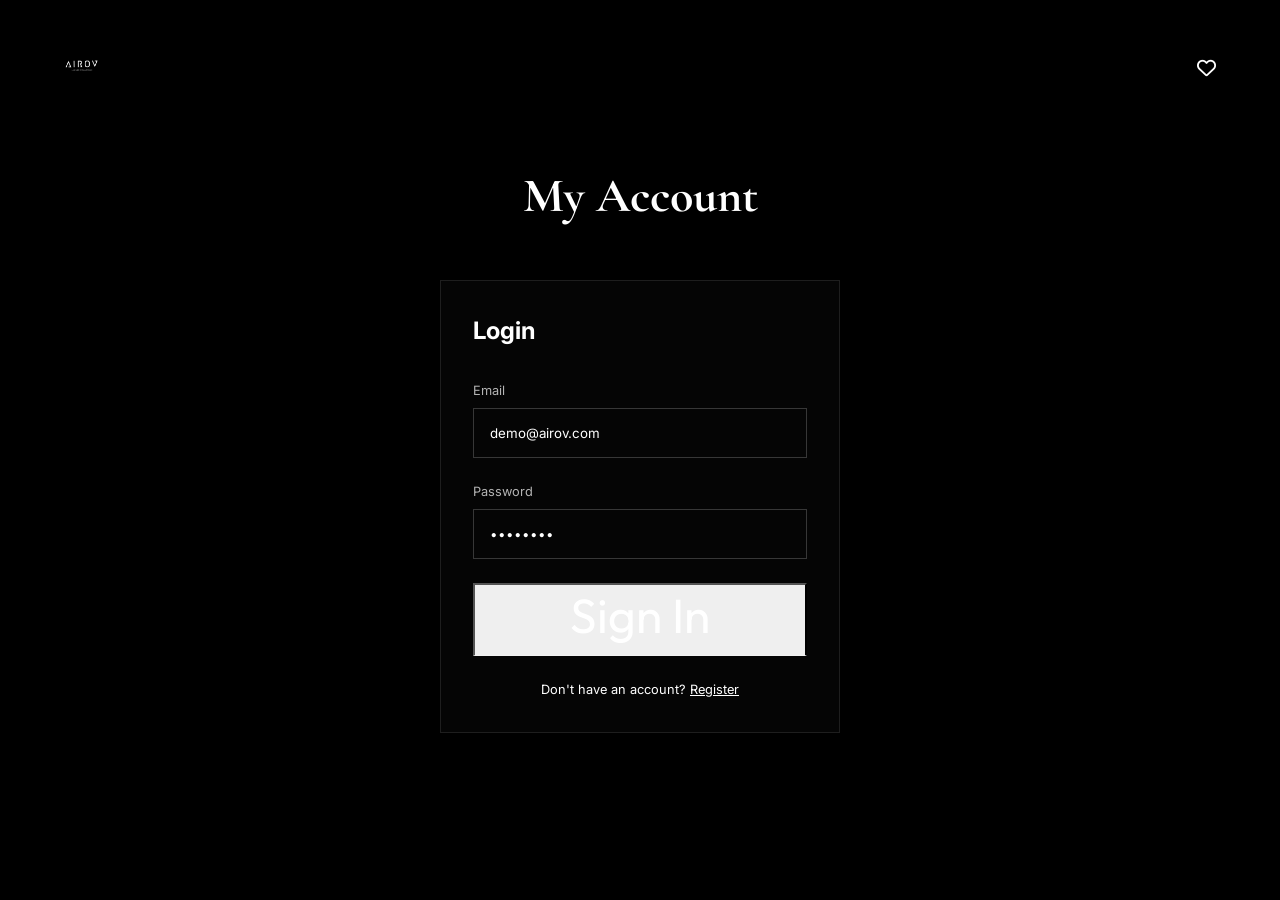
<file: account.html>
<!DOCTYPE html>
<html lang="en">
<head>
    <meta charset="UTF-8">
    <meta name="viewport" content="width=device-width, initial-scale=1.0, maximum-scale=1.0, user-scalable=no">
    <title>Account | AIROV</title>
    <link rel="stylesheet" href="style.css?v=2">
    <link rel="stylesheet" href="https://cdnjs.cloudflare.com/ajax/libs/font-awesome/6.4.0/css/all.min.css">
    <style>
        .page-header {
            padding: 10rem 5% 3rem;
            text-align: center;
        }
        .auth-container {
            max-width: 400px;
            margin: 0 auto 5rem;
            padding: 2rem;
            background: rgba(255,255,255,0.02);
            border: 1px solid rgba(255,255,255,0.1);
        }
        .dashboard-container {
            max-width: 1000px;
            margin: 0 auto 5rem;
            display: none; /* Shown via JS */
            grid-template-columns: 250px 1fr;
            gap: 3rem;
        }
        .dashboard-nav {
            display: flex;
            flex-direction: column;
            gap: 1rem;
        }
        .dashboard-nav button {
            background: transparent;
            border: none;
            color: white;
            text-align: left;
            padding: 1rem;
            cursor: pointer;
            border-left: 2px solid transparent;
            opacity: 0.6;
            transition: all 0.2s;
        }
        .dashboard-nav button.active, .dashboard-nav button:hover {
            opacity: 1;
            border-left-color: var(--primary);
            background: rgba(255,255,255,0.05);
        }

        .form-group { margin-bottom: 1.5rem; }
        label { display: block; font-size: 0.8rem; opacity: 0.7; margin-bottom: 0.5rem; }
        input {
            width: 100%;
            padding: 1rem;
            background: transparent;
            border: 1px solid rgba(255,255,255,0.2);
            color: white;
            font-family: var(--font-sans);
            outline: none;
        }
        input:focus { border-color: var(--primary); }

        .order-card {
            border: 1px solid rgba(255,255,255,0.1);
            padding: 1.5rem;
            margin-bottom: 1.5rem;
        }
        .order-header {
            display: flex;
            justify-content: space-between;
            margin-bottom: 1rem;
            padding-bottom: 1rem;
            border-bottom: 1px solid rgba(255,255,255,0.1);
        }
        .status-badge {
            padding: 4px 10px;
            font-size: 0.7rem;
            border-radius: 20px;
            text-transform: uppercase;
            font-weight: bold;
        }
        .status-pending { background: rgba(243, 156, 18, 0.2); color: #f39c12; }
        .status-delivered { background: rgba(46, 204, 113, 0.2); color: #2ecc71; }

        .tab-content { display: none; }
        .tab-content.active { display: block; }

        @media (max-width: 768px) {
            .dashboard-container {
                grid-template-columns: 1fr;
            }
            .dashboard-nav {
                flex-direction: row;
                overflow-x: auto;
            }
            .dashboard-nav button {
                border-left: none;
                border-bottom: 2px solid transparent;
                white-space: nowrap;
            }
            .dashboard-nav button.active {
                border-left-color: transparent;
                border-bottom-color: var(--primary);
            }
        }
    </style>
</head>
<body>
    <nav id="navbar">
        <div class="logo">
            <a href="index.html">
                <img src="assets/logo.jpg" alt="AIROV Logo" style="height: 35px; width: 35px; object-fit: cover; border-radius: 50%;">
            </a>
        </div>
        <div class="nav-extra" style="display: flex; gap: 1.5rem; align-items: center; position: absolute; right: 5%;">
            <a href="wishlist.html" class="icon-btn" style="color: var(--primary); font-size: 1.2rem; text-decoration: none;"><i class="far fa-heart"></i></a>
        </div>
    </nav>

    <div class="page-header">
        <h1 style="font-family: var(--font-serif); font-size: 3rem;">My Account</h1>
    </div>

    <!-- Auth Forms (Login/Register) -->
    <div class="auth-container" id="auth-container">
        <div id="login-form">
            <h2 style="margin-bottom: 2rem;">Login</h2>
            <div class="form-group">
                <label>Email</label>
                <input type="email" id="login-email" placeholder="Email" value="demo@airov.com">
            </div>
            <div class="form-group">
                <label>Password</label>
                <input type="password" id="login-password" placeholder="Password" value="password">
            </div>
            <button class="btn-large" style="width: 100%;" onclick="login()">Sign In</button>
            <p style="margin-top: 1.5rem; font-size: 0.8rem; text-align: center;">
                Don't have an account? <a href="#" style="color: var(--primary);" onclick="document.getElementById('login-form').style.display='none'; document.getElementById('register-form').style.display='block'; return false;">Register</a>
            </p>
        </div>

        <div id="register-form" style="display: none;">
            <h2 style="margin-bottom: 2rem;">Create Account</h2>
            <div class="form-group">
                <label>First Name</label>
                <input type="text" id="reg-fname" placeholder="First Name">
            </div>
            <div class="form-group">
                <label>Email</label>
                <input type="email" id="reg-email" placeholder="Email">
            </div>
            <div class="form-group">
                <label>Password</label>
                <input type="password" id="reg-password" placeholder="Password">
            </div>
            <button class="btn-large" style="width: 100%;" onclick="register()">Register</button>
            <p style="margin-top: 1.5rem; font-size: 0.8rem; text-align: center;">
                Already have an account? <a href="#" style="color: var(--primary);" onclick="document.getElementById('register-form').style.display='none'; document.getElementById('login-form').style.display='block'; return false;">Login</a>
            </p>
        </div>
    </div>

    <!-- User Dashboard -->
    <div class="dashboard-container" id="dashboard-container">
        <aside class="dashboard-nav">
            <button class="active" onclick="switchTab('orders')">Order History</button>
            <button onclick="switchTab('addresses')">Addresses</button>
            <button onclick="switchTab('profile')">Profile Details</button>
            <button onclick="logout()" style="color: #e74c3c;">Logout</button>
        </aside>

        <main class="dashboard-content">
            <div id="tab-orders" class="tab-content active">
                <h2 style="margin-bottom: 2rem;">Order History</h2>
                <div id="orders-list">
                    <!-- Orders injected via JS -->
                </div>
            </div>

            <div id="tab-addresses" class="tab-content">
                <h2 style="margin-bottom: 2rem;">Saved Addresses</h2>
                <p style="opacity: 0.6;">No addresses saved yet.</p>
                <button class="btn-large" style="margin-top: 1rem; font-size: 0.8rem; padding: 0.8rem 1.5rem;">Add New Address</button>
            </div>

            <div id="tab-profile" class="tab-content">
                <h2 style="margin-bottom: 2rem;">Profile Details</h2>
                <div class="form-group">
                    <label>Name</label>
                    <input type="text" id="prof-name" value="Demo User" disabled>
                </div>
                <div class="form-group">
                    <label>Email</label>
                    <input type="email" id="prof-email" value="demo@airov.com" disabled>
                </div>
            </div>
        </main>
    </div>

    <script>
        // Simple Auth Simulation using LocalStorage
        let currentUser = JSON.parse(localStorage.getItem('airov_user'));
        const authContainer = document.getElementById('auth-container');
        const dashboardContainer = document.getElementById('dashboard-container');

        function checkAuth() {
            if (currentUser) {
                authContainer.style.display = 'none';
                dashboardContainer.style.display = 'grid';
                renderOrders();
                document.getElementById('prof-name').value = currentUser.name;
                document.getElementById('prof-email').value = currentUser.email;
            } else {
                authContainer.style.display = 'block';
                dashboardContainer.style.display = 'none';
            }
        }

        function login() {
            // Mock login - bypasses actual validation for demo
            currentUser = { name: 'Demo User', email: document.getElementById('login-email').value };
            localStorage.setItem('airov_user', JSON.stringify(currentUser));
            checkAuth();
        }

        function register() {
            const fname = document.getElementById('reg-fname').value;
            const email = document.getElementById('reg-email').value;
            if(!fname || !email) return alert("Please fill details");
            currentUser = { name: fname, email: email };
            localStorage.setItem('airov_user', JSON.stringify(currentUser));
            checkAuth();
        }

        function logout() {
            localStorage.removeItem('airov_user');
            currentUser = null;
            checkAuth();
        }

        function switchTab(tabId) {
            document.querySelectorAll('.tab-content').forEach(el => el.classList.remove('active'));
            document.querySelectorAll('.dashboard-nav button').forEach(el => el.classList.remove('active'));
            
            document.getElementById(`tab-${tabId}`).classList.add('active');
            event.target.classList.add('active');
        }

        function renderOrders() {
            const orders = JSON.parse(localStorage.getItem('airov_orders')) || [];
            const list = document.getElementById('orders-list');
            list.innerHTML = '';

            if (orders.length === 0) {
                list.innerHTML = '<p style="opacity:0.6;">You have not placed any orders yet.</p>';
                return;
            }

            // Reverse to show newest first
            orders.reverse().forEach(order => {
                let itemsHTML = '';
                order.items.forEach(i => {
                    itemsHTML += `<div style="display:flex; justify-content:space-between; margin-top:0.5rem; font-size:0.8rem; opacity:0.8;">
                        <span>${i.quantity}x ${i.name} (${i.size})</span>
                        <span>EGP ${i.price * i.quantity}</span>
                    </div>`;
                });

                list.innerHTML += `
                    <div class="order-card">
                        <div class="order-header">
                            <div>
                                <h3 style="margin-bottom:0.2rem;">Order ${order.id}</h3>
                                <p style="font-size:0.8rem; opacity:0.6;">Placed on ${order.date}</p>
                            </div>
                            <div>
                                <span class="status-badge ${order.status.toLowerCase() === 'pending' ? 'status-pending' : 'status-delivered'}">${order.status}</span>
                            </div>
                        </div>
                        <div style="margin-bottom: 1.5rem;">
                            ${itemsHTML}
                        </div>
                        <div style="border-top: 1px solid rgba(255,255,255,0.1); padding-top: 1rem; display: flex; justify-content: space-between; font-weight: bold;">
                            <span>Total</span>
                            <span>EGP ${order.total}</span>
                        </div>
                    </div>
                `;
            });
        }

        // Init
        checkAuth();
    </script>
</body>
</html>
</file>
<file: style.css>
@import url('https://fonts.googleapis.com/css2?family=Cormorant+Garamond:ital,wght@0,300;0,500;1,300&family=Inter:wght@300;400;600&family=Outfit:wght@200;400;700&display=swap');

:root {
    --primary: #ffffff;
    --bg-dark: #000000;
    --bg-accent: #111111;
    --accent-pink: #DCA7A7;
    --text-muted: #888888;
    --font-serif: 'Cormorant Garamond', serif;
    --font-sans: 'Inter', sans-serif;
    --font-brand: 'Outfit', sans-serif;
    --transition-slow: all 1s cubic-bezier(0.16, 1, 0.3, 1);
    --transition-fast: all 0.4s cubic-bezier(0.16, 1, 0.3, 1);
}

* {
    margin: 0;
    padding: 0;
    box-sizing: border-box;
}

html {
    overflow-x: hidden;
    width: 100%;
}

body {
    font-family: var(--font-sans);
    background-color: var(--bg-dark);
    color: var(--primary);
    line-height: 1.5;
    overflow-x: hidden;
    width: 100%;
    max-width: 100vw;
    -webkit-font-smoothing: antialiased;
    cursor: none; /* Hide default cursor */
}

/* Custom Cursor */
.cursor {
    position: fixed;
    width: 8px;
    height: 8px;
    background: var(--primary);
    border-radius: 50%;
    pointer-events: none;
    transform: translate(-50%, -50%);
    z-index: 9999;
    transition: transform 0.1s;
}

.cursor-follower {
    position: fixed;
    width: 40px;
    height: 40px;
    border: 1px solid rgba(255, 255, 255, 0.4);
    border-radius: 50%;
    pointer-events: none;
    transform: translate(-50%, -50%);
    z-index: 9998;
    transition: transform 0.3s ease, width 0.3s, height 0.3s, background 0.3s;
}

body.cursor-hover .cursor {
    transform: translate(-50%, -50%) scale(0);
}

body.cursor-hover .cursor-follower {
    width: 60px;
    height: 60px;
    background: rgba(255, 255, 255, 0.1);
    border-color: transparent;
    backdrop-filter: blur(2px);
}

/* Loading Screen */
.loader-wrapper {
    position: fixed;
    inset: 0;
    background: var(--bg-dark);
    display: flex;
    justify-content: center;
    align-items: center;
    z-index: 10000;
    transition: opacity 1s ease-in-out, visibility 1s;
}

.loader-logo {
    font-family: var(--font-brand);
    font-size: 3rem;
    letter-spacing: 15px;
    color: var(--primary);
    animation: pulse 2s infinite ease-in-out;
}

.loader-wrapper.hidden {
    opacity: 0;
    visibility: hidden;
}

@keyframes pulse {
    0%, 100% { opacity: 0.3; transform: scale(0.98); }
    50% { opacity: 1; transform: scale(1); }
}

/* Custom Scroll */
::-webkit-scrollbar { width: 4px; }
::-webkit-scrollbar-track { background: var(--bg-dark); }
::-webkit-scrollbar-thumb { background: #333; }

/* Navigation - Minimalist Sandhill Style */
nav {
    position: fixed;
    top: 0;
    width: 100%;
    padding: 3rem 5%;
    display: flex;
    justify-content: space-between;
    align-items: center;
    z-index: 1000;
    transition: var(--transition-slow);
}

nav.scrolled {
    padding: 1.5rem 5%;
    background: rgba(0, 0, 0, 0.9);
    backdrop-filter: blur(10px);
}

/* Hamburger - hidden on desktop */
.hamburger {
    display: none;
    background: none;
    border: none;
    cursor: pointer;
    padding: 6px;
    z-index: 1001;
}

.hamburger span {
    display: block;
    width: 22px;
    height: 1.5px;
    background: var(--primary);
    margin: 5px 0;
    transition: var(--transition-fast);
}

/* Nav menu wrapper - flex on desktop */
.nav-menu {
    display: flex;
    align-items: center;
    gap: 4rem;
}

.nav-links {
    display: flex;
    gap: 4rem;
    list-style: none;
}

.nav-links a {
    text-decoration: none;
    color: var(--primary);
    font-weight: 300;
    font-size: 0.8rem;
    text-transform: uppercase;
    letter-spacing: 2px;
    opacity: 0.5;
    transition: var(--transition-fast);
}

.nav-links a:hover {
    opacity: 1;
}

/* Hero Section - Asymmetrical */
.hero {
    height: 100vh;
    height: 100dvh;
    display: flex;
    align-items: center;
    position: relative;
    padding: 0 10%;
    width: 100%;
    overflow: hidden;
}

.hero-content {
    z-index: 2;
    max-width: 600px;
}

.hero-logo-large {
    width: 400px;
    max-width: 80vw;
    margin-bottom: 2rem;
    display: block;
}

.hero-slogan {
    font-family: var(--font-serif);
    font-style: italic;
    font-size: 2.5rem;
    font-weight: 300;
    margin-bottom: 3rem;
    opacity: 0.8;
}

.hero-img-container {
    position: absolute;
    right: 0;
    top: 0;
    width: 55%;
    height: 100%;
    overflow: hidden;
}

.hero-img {
    width: 100%;
    height: 100%;
    object-fit: cover;
    filter: brightness(0.7);
    transition: var(--transition-slow);
}

/* Section Grid - Sandhill Inspiration */
.section {
    padding: 15rem 10%;
    position: relative;
}

.asymmetric-grid {
    display: grid;
    grid-template-columns: 1fr 1.2fr;
    gap: 8rem;
    align-items: center;
}

.grid-image {
    width: 100%;
    aspect-ratio: 4/5;
    overflow: hidden;
    background: var(--bg-accent);
}

.grid-image img {
    width: 100%;
    height: 100%;
    object-fit: cover;
    transition: var(--transition-slow);
}

.grid-image:hover img {
    transform: scale(1.05);
}

.grid-text {
    max-width: 450px;
}

.grid-title {
    font-family: var(--font-brand);
    font-size: 4rem;
    font-weight: 200;
    text-transform: uppercase;
    line-height: 1;
    margin-bottom: 2rem;
}

.grid-description {
    font-size: 1.1rem;
    font-weight: 300;
    opacity: 0.6;
    margin-bottom: 3rem;
}

/* Floating Elements */
.floating-title {
    position: absolute;
    font-family: var(--font-brand);
    font-size: 12vw;
    font-weight: 700;
    color: rgba(255, 255, 255, 0.03);
    pointer-events: none;
    z-index: -1;
    white-space: nowrap;
}

/* Editorial / Lookbook Section */
.editorial-header {
    text-align: center;
    margin-bottom: 6rem;
}

.editorial-header p {
    opacity: 0.5;
    font-size: 1.1rem;
    margin-top: 1rem;
}

.editorial-gallery {
    display: grid;
    grid-template-columns: 1fr 1.5fr 1fr;
    gap: 1rem;
    height: 80vh;
}

.ed-item {
    overflow: hidden;
    position: relative;
}

.ed-item:nth-child(2) {
    transform: translateY(3rem);
}

.ed-item img {
    width: 100%;
    height: 100%;
    object-fit: cover;
    filter: brightness(0.6);
    transition: var(--transition-slow);
}

.ed-item:hover img {
    filter: brightness(1);
    transform: scale(1.05);
}

/* Collection Header */
.collection-header {
    margin-bottom: 8rem;
    display: flex;
    justify-content: space-between;
    align-items: flex-end;
}

.collection-title {
    font-size: 6vw;
}

.collection-title-accent {
    color: var(--accent-pink);
    font-family: var(--font-brand);
    font-style: italic;
    font-size: 0.8em;
}
.collection-subtitle {
    opacity: 0.6;
    max-width: 400px;
    margin-top: 1rem;
    font-size: 0.9rem;
}

.filter-btn {
    background: transparent;
    border: 1px solid rgba(255,255,255,0.2);
    color: var(--text-muted);
    padding: 0.5rem 1.5rem;
    font-family: var(--font-brand);
    text-transform: uppercase;
    font-size: 0.8rem;
    cursor: pointer;
    transition: var(--transition-fast);
    border-radius: 30px;
}
.filter-btn:hover {
    border-color: var(--primary);
    color: var(--primary);
}
.filter-btn.active {
    background: var(--primary);
    color: var(--bg-dark);
    border-color: var(--primary);
}

/* Product Collection - Masonry Style */
.collection-grid {
    display: grid;
    grid-template-columns: repeat(3, 1fr);
    gap: 2rem;
}

.collection-item {
    position: relative;
    cursor: none; /* using custom cursor */
    transition: opacity 0.4s ease, transform 0.4s ease;
}

/* ── Focus Effect on Hover ── */
.collection-item img {
    width: 100%;
    aspect-ratio: 3/4;
    object-fit: cover;
    filter: brightness(0.6);
    transition: var(--transition-slow);
}

.collection-item:hover img {
    filter: brightness(1);
    transform: scale(1.05);
}

.collection-item:nth-child(even) {
    margin-top: 5rem;
}

.collection-info {
    padding: 1.5rem 0;
}

.collection-name {
    font-size: 1rem;
    text-transform: uppercase;
    letter-spacing: 1px;
}

.collection-price {
    font-family: var(--font-serif);
    font-style: italic;
    opacity: 0.5;
}

/* CTA Section */
.cta-section {
    text-align: center;
    padding: 15rem 10%;
}

.btn-large {
    font-family: var(--font-brand);
    font-size: 3rem;
    color: var(--primary);
    text-decoration: none;
    display: inline-block;
    border-bottom: 1px solid rgba(255, 255, 255, 0.2);
    padding-bottom: 10px;
    transition: var(--transition-fast);
}

.btn-large:hover {
    border-bottom: 1px solid var(--primary);
    transform: translateY(-5px);
}

/* Footer */
footer {
    padding: 5rem 10%;
    border-top: 1px solid rgba(255, 255, 255, 0.05);
    display: flex;
    justify-content: space-between;
    align-items: flex-end;
}

.footer-nav {
    display: grid;
    grid-template-columns: repeat(3, 1fr);
    gap: 4rem;
}

.footer-nav h4 {
    text-transform: uppercase;
    font-size: 0.7rem;
    letter-spacing: 2px;
    margin-bottom: 1.5rem;
    opacity: 0.4;
}

.footer-nav ul { list-style: none; }
.footer-nav li { margin-bottom: 0.5rem; }
.footer-nav a {
    text-decoration: none;
    color: var(--primary);
    font-size: 0.9rem;
    font-weight: 300;
    opacity: 0.7;
    transition: var(--transition-fast);
}

.footer-nav a:hover { opacity: 1; }

.dm-link {
    text-decoration: none;
    color: var(--primary);
    font-size: 0.8rem;
    letter-spacing: 2px;
    border: 1px solid rgba(255, 255, 255, 0.2);
    padding: 0.8rem 1.5rem;
    transition: var(--transition-fast);
    text-transform: uppercase;
}

.dm-link:hover {
    background: var(--primary);
    color: var(--bg-dark);
}

.order-btn {
    display: inline-block;
    margin-top: 1rem;
    text-decoration: none;
    color: var(--primary);
    font-size: 0.7rem;
    text-transform: uppercase;
    letter-spacing: 2px;
    border-bottom: 1px solid rgba(255, 255, 255, 0.3);
    padding-bottom: 5px;
    transition: var(--transition-fast);
}

.order-btn:hover {
    border-bottom: 1px solid var(--primary);
    opacity: 0.8;
}

/* ===== TABLET ===== */
@media (max-width: 1024px) {
    .section { padding: 8rem 6%; }
    .cta-section { padding: 8rem 6%; }
    .asymmetric-grid { grid-template-columns: 1fr 1fr; gap: 4rem; }
    .grid-title { font-size: 3rem; }
    .hero-logo-large { width: 300px; }
    .collection-grid { grid-template-columns: 1fr 1fr; }
    .collection-item:nth-child(even) { margin-top: 3rem; }
    .collection-header { margin-bottom: 5rem; }
    .collection-title { font-size: 5vw; }
    .collection-title-accent { font-size: 3.5vw; }
    footer { flex-direction: column; gap: 3rem; align-items: flex-start; }
}

/* ===== MOBILE ===== */
@media (max-width: 768px) {
    /* Disable heavy parallax & hover effects on touch */
    *, *::before, *::after {
        -webkit-tap-highlight-color: transparent;
    }

    /* Faster, lighter transitions for mobile */
    .grid-image img,
    .collection-item img,
    .hero-img {
        transition: all 0.4s ease !important;
    }

    /* ── Hamburger visible on mobile ── */
    .hamburger {
        display: block;
    }

    /* Hamburger animation when open */
    .hamburger.active span:nth-child(1) {
        transform: translateY(6.5px) rotate(45deg);
    }
    .hamburger.active span:nth-child(2) {
        opacity: 0;
    }
    .hamburger.active span:nth-child(3) {
        transform: translateY(-6.5px) rotate(-45deg);
    }

    /* ── Slide-in nav menu ── */
    .nav-menu {
        position: fixed;
        top: 0;
        right: -100%;
        width: 70vw;
        max-width: 300px;
        height: 100vh;
        height: 100dvh;
        background: rgba(0, 0, 0, 0.97);
        backdrop-filter: blur(20px);
        -webkit-backdrop-filter: blur(20px);
        flex-direction: column;
        justify-content: center;
        align-items: center;
        gap: 3rem;
        transition: right 0.5s cubic-bezier(0.16, 1, 0.3, 1);
        z-index: 999;
    }

    .nav-menu.open {
        right: 0;
    }

    .nav-links {
        flex-direction: column;
        gap: 2.5rem;
        align-items: center;
    }

    .nav-links a {
        font-size: 0.9rem;
        letter-spacing: 3px;
        opacity: 0.7;
    }

    .dm-link {
        font-size: 0.75rem;
        padding: 0.8rem 1.5rem;
        letter-spacing: 2px;
    }

    /* Overlay when menu is open */
    body.menu-open::before {
        content: '';
        position: fixed;
        inset: 0;
        background: rgba(0, 0, 0, 0.5);
        z-index: 998;
    }

    /* Nav bar itself */
    nav {
        padding: 1.2rem 5%;
    }
    nav.scrolled { padding: 1rem 5%; }
    .logo img { height: 28px !important; }

    /* ── Hero ── */
    .hero {
        height: 100vh;
        height: 100dvh;
        flex-direction: column;
        justify-content: center;
        padding: 0 5%;
        margin: 0;
        width: 100vw;
        max-width: 100vw;
        text-align: center;
    }
    .hero-content {
        max-width: 100%;
        display: flex;
        flex-direction: column;
        align-items: center;
        z-index: 2;
    }
    .hero-logo-large {
        width: 150px;
        max-width: 40vw;
        margin-bottom: 1rem;
    }
    .hero-logo-text {
        font-family: var(--font-brand);
        font-size: 15vw;
        letter-spacing: 0.1em;
        margin-bottom: 1rem;
        font-weight: 700;
        text-transform: uppercase;
    }
    .hero-slogan {
        font-size: 1.4rem;
        margin-bottom: 2rem;
        line-height: 1.4;
    }
    .hero-img-container {
        position: absolute;
        width: 100vw;
        height: 100%;
        height: 100dvh;
        left: 0;
        top: 0;
        z-index: -1;
    }
    .hero-img {
        width: 100%;
        height: 100%;
        object-fit: cover;
        filter: brightness(0.4);
        transform: none !important;
        margin: 0;
        padding: 0;
    }

    /* ── Editorial Section ── */
    .editorial-gallery {
        grid-template-columns: 1fr;
        height: auto;
        gap: 2rem;
    }
    .ed-item { height: 60vh; }
    .ed-item:nth-child(2) { transform: none; }

    /* ── Sections - tighter spacing ── */
    .section { padding: 5rem 5%; }
    .cta-section { padding: 5rem 5%; }

    /* ── Philosophy section grid ── */
    .asymmetric-grid {
        grid-template-columns: 1fr;
        gap: 2rem;
    }
    .grid-image {
        aspect-ratio: 16/10;
        border-radius: 2px;
    }
    .grid-text {
        max-width: 100%;
        text-align: center;
    }
    .grid-title {
        font-size: 1.8rem;
        margin-bottom: 1rem;
    }
    .grid-description {
        font-size: 0.9rem;
        margin-bottom: 1.5rem;
        line-height: 1.7;
    }

    /* ── Floating Title ── */
    .floating-title {
        font-size: 18vw;
        opacity: 0.5;
    }

    /* ── Collection header ── */
    .collection-header {
        margin-bottom: 3rem;
        flex-direction: column;
        align-items: flex-start;
        gap: 1rem;
    }
    .collection-title {
        font-size: 10vw;
    }
    .collection-title-accent {
        font-size: 7vw;
    }
    .collection-subtitle {
        max-width: 100%;
        font-size: 0.85rem;
        line-height: 1.6;
    }

    /* ── Collection grid - 2 columns ── */
    .filter-layout {
        flex-direction: column !important;
        gap: 1rem !important;
    }
    .filter-sidebar {
        width: 100% !important;
        flex: none !important;
        border-right: none !important;
        border-bottom: 1px solid rgba(255,255,255,0.1);
        padding-right: 0 !important;
        padding-bottom: 1.5rem;
        display: flex;
        flex-direction: column;
        gap: 1rem;
    }
    .filter-group {
        display: flex;
        align-items: center;
        gap: 1rem;
        flex-wrap: wrap;
        margin-bottom: 0 !important;
    }
    .filter-group h4 {
        margin-bottom: 0 !important;
    }
    .filter-btn {
        display: inline-block !important;
        width: auto !important;
        padding: 0.5rem 1rem !important;
        background: rgba(255,255,255,0.05) !important;
        border-radius: 20px;
    }
    .filter-btn.active {
        background: var(--primary) !important;
        color: var(--bg-dark) !important;
    }
    #sort-select {
        width: auto !important;
        flex: 1;
    }
    
    .collection-grid {
        grid-template-columns: 1fr 1fr !important;
        gap: 0.8rem !important;
    }
    .collection-item {
        position: relative;
    }
    .collection-item:hover .quick-add-overlay {
        opacity: 1 !important;
        pointer-events: auto !important;
    }
    .collection-item:nth-child(even) {
        margin-top: 1.5rem;
    }
    .collection-item img {
        aspect-ratio: 3/4;
        border-radius: 2px;
        filter: grayscale(0) !important;
    }
    .collection-info {
        padding: 0.8rem 0;
    }
    .collection-name {
        font-size: 0.7rem;
        letter-spacing: 0.5px;
    }
    .collection-price {
        font-size: 0.75rem;
        margin-top: 0.2rem;
    }
    .order-btn {
        font-size: 0.55rem;
        letter-spacing: 1px;
        margin-top: 0.5rem;
        padding-bottom: 3px;
    }

    /* ── CTA ── */
    .cta-section h2 {
        font-size: 7vw !important;
        margin-bottom: 2rem !important;
    }
    .btn-large {
        font-size: 1.2rem;
        padding-bottom: 6px;
    }

    /* ── Footer ── */
    footer {
        padding: 3rem 5%;
        flex-direction: column;
        gap: 2rem;
        align-items: flex-start;
    }
    .footer-nav {
        grid-template-columns: repeat(3, 1fr);
        gap: 1.5rem;
        width: 100%;
    }
    .footer-nav h4 {
        font-size: 0.6rem;
        margin-bottom: 1rem;
    }
    .footer-nav a { font-size: 0.75rem; }
    .footer-nav li { margin-bottom: 0.4rem; }
}

/* ===== SMALL MOBILE (iPhone SE, etc.) ===== */
@media (max-width: 400px) {
    .hero {
        padding: 0 5% 4rem;
    }
    .hero-logo-large {
        width: 160px;
    }
    .hero-slogan {
        font-size: 1.2rem;
    }
    .grid-title {
        font-size: 1.5rem;
    }
    .collection-title {
        font-size: 11vw;
    }
    .collection-title-accent {
        font-size: 8vw;
    }
    .collection-grid {
        gap: 0.6rem;
    }
    .collection-name {
        font-size: 0.6rem;
    }
    .btn-large {
        font-size: 1rem;
    }
    .footer-nav {
        grid-template-columns: 1fr 1fr;
        gap: 1.5rem;
    }
}

/* ── Cart Panel Styles ── */
.cart-overlay {
    position: fixed;
    inset: 0;
    background: rgba(0,0,0,0.7);
    backdrop-filter: blur(5px);
    z-index: 10001;
    opacity: 0;
    visibility: hidden;
    transition: opacity 0.4s ease;
}
.cart-overlay.active {
    opacity: 1;
    visibility: visible;
}

.cart-panel {
    position: fixed;
    top: 0;
    right: -400px;
    width: 400px;
    height: 100vh;
    background: var(--bg-dark);
    border-left: 1px solid rgba(255,255,255,0.1);
    z-index: 10002;
    display: flex;
    flex-direction: column;
    transition: right 0.4s cubic-bezier(0.16, 1, 0.3, 1);
}
.cart-panel.active {
    right: 0;
}

@media (max-width: 450px) {
    .cart-panel {
        width: 100%;
        right: -100%;
    }
}

.cart-header {
    padding: 2rem;
    display: flex;
    justify-content: space-between;
    align-items: center;
    border-bottom: 1px solid rgba(255,255,255,0.1);
}
.cart-header h2 {
    font-family: var(--font-brand);
    font-size: 1.5rem;
    text-transform: uppercase;
}
.close-cart {
    background: none;
    border: none;
    color: var(--primary);
    font-size: 1.5rem;
    cursor: pointer;
}

.cart-items {
    flex: 1;
    overflow-y: auto;
    padding: 2rem;
    display: flex;
    flex-direction: column;
    gap: 1.5rem;
}
.cart-item {
    display: grid;
    grid-template-columns: 80px 1fr auto;
    gap: 1rem;
    align-items: center;
}
.cart-item img {
    width: 100%;
    aspect-ratio: 3/4;
    object-fit: cover;
}
.cart-item-details h4 {
    font-size: 0.9rem;
    text-transform: uppercase;
    margin-bottom: 0.2rem;
}
.cart-item-details p {
    font-size: 0.8rem;
    opacity: 0.6;
}
.cart-item-remove {
    background: none;
    border: none;
    color: var(--accent-pink);
    font-size: 0.8rem;
    text-transform: uppercase;
    cursor: pointer;
    text-decoration: underline;
}

.cart-footer {
    padding: 2rem;
    border-top: 1px solid rgba(255,255,255,0.1);
}
.cart-total {
    display: flex;
    justify-content: space-between;
    align-items: center;
    margin-bottom: 1.5rem;
    font-size: 1.2rem;
    text-transform: uppercase;
    font-family: var(--font-brand);
}

/* Global Collection Item Hover States */
.collection-item {
    position: relative;
}
.collection-item:hover .quick-add-overlay {
    opacity: 1 !important;
    pointer-events: auto !important;
}
.wishlist-btn:hover {
    background: rgba(255,255,255,0.2) !important;
}
.wishlist-btn.active i {
    font-weight: 900;
    color: var(--accent-pink);
}

/* Quick Add Modal */
.quick-add-modal {
    position: fixed;
    inset: 0;
    background: rgba(0,0,0,0.8);
    backdrop-filter: blur(5px);
    z-index: 10005;
    display: flex;
    align-items: center;
    justify-content: center;
    opacity: 0;
    visibility: hidden;
    transition: all 0.3s ease;
}
.quick-add-modal.active {
    opacity: 1;
    visibility: visible;
}
.quick-add-content {
    background: var(--bg-dark);
    padding: 2rem;
    border: 1px solid rgba(255,255,255,0.1);
    width: 90%;
    max-width: 400px;
    position: relative;
}

/* Hide custom cursor on mobile touch devices */
@media (pointer: coarse) {
    .cursor, .cursor-follower {
        display: none !important;
    }
    body {
        cursor: auto;
    }
    a, button, .collection-item, .filter-btn, .size-btn, .color-btn {
        cursor: pointer;
    }
}
</file>
